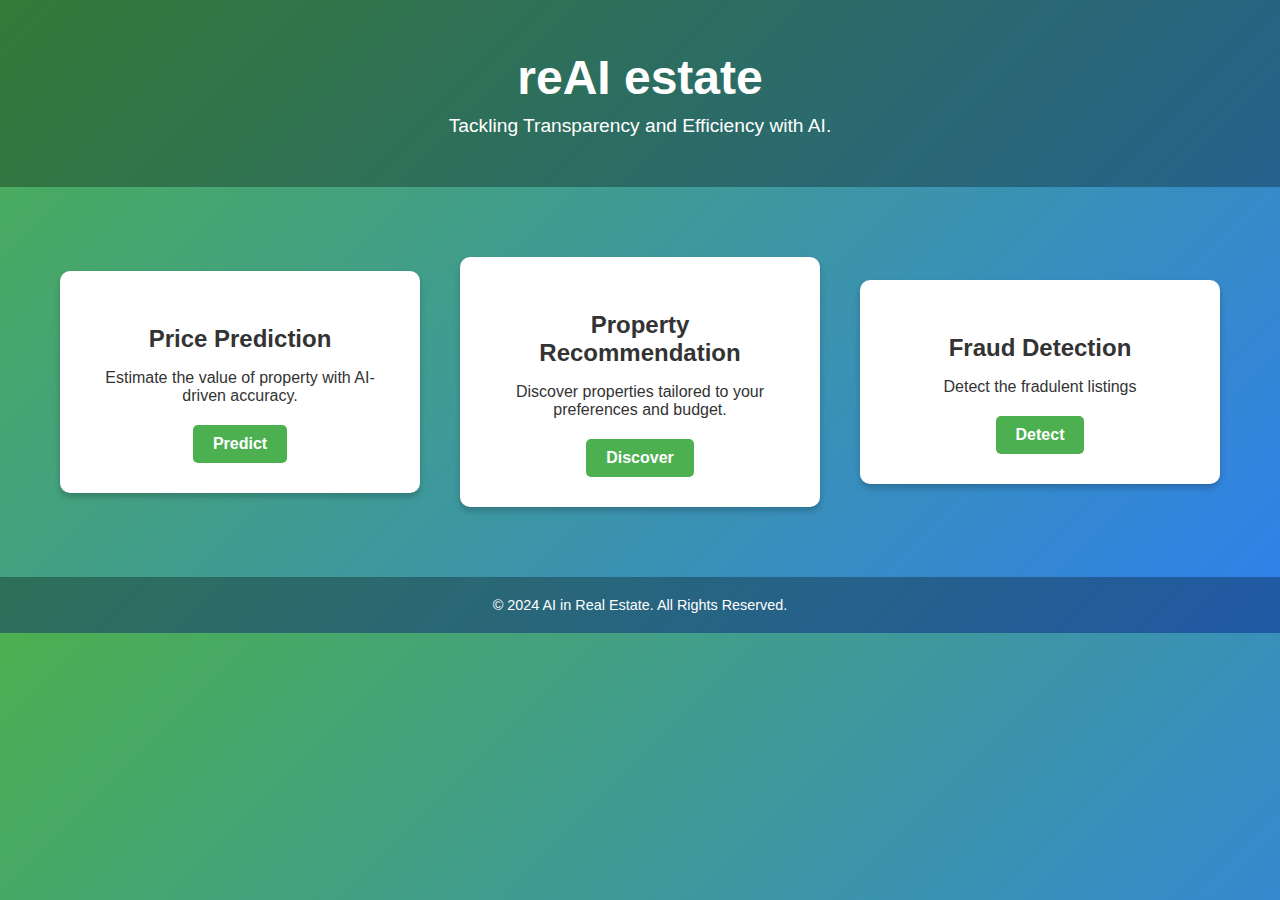
<file: index.html>
<!DOCTYPE html>
<html lang="en">
<head>
    <meta charset="UTF-8">
    <meta name="viewport" content="width=device-width, initial-scale=1.0">
    <title>reAI estate</title>
  
    <style>
        body {
            font-family: Arial, sans-serif;
            margin: 0;
            padding: 0;
            background: linear-gradient(135deg, #4CAF50, #2F80ED);
            color: white;
        }

        header {
            text-align: center;
            padding: 50px 20px;
            background: rgba(0, 0, 0, 0.3);
        }

        header h1 {
            font-size: 3rem;
            margin: 0;
            font-weight: bold;
        }

        header p {
            font-size: 1.2rem;
            margin: 10px 0 0;
        }

        .container {
            display: flex;
            justify-content: center;
            align-items: center;
            flex-wrap: wrap;
            padding: 50px 20px;
        }

        .option {
            background: white;
            color: #333;
            border-radius: 10px;
            box-shadow: 0 4px 6px rgba(0, 0, 0, 0.2);
            margin: 20px;
            text-align: center;
            padding: 30px;
            width: 300px;
            transition: transform 0.3s, box-shadow 0.3s;
        }

        .option:hover {
            transform: translateY(-10px);
            box-shadow: 0 6px 10px rgba(0, 0, 0, 0.3);
        }

        .option h3 {
            font-size: 1.5rem;
            margin-bottom: 15px;
        }

        .option p {
            font-size: 1rem;
            margin-bottom: 20px;
        }

        .option a {
            display: inline-block;
            padding: 10px 20px;
            background: #4CAF50;
            color: white;
            border-radius: 5px;
            text-decoration: none;
            font-weight: bold;
        }

        .option a:hover {
            background: #2F80ED;
        }

        footer {
            text-align: center;
            padding: 20px;
            background: rgba(0, 0, 0, 0.3);
        }

        footer p {
            margin: 0;
            font-size: 0.9rem;
        }
    </style>
</head>
<body>
    <header>
        <h1>reAI estate</h1>
        <p>Tackling Transparency and Efficiency with AI.</p>
    </header>

    <div class="container">
        <!-- Price Prediction -->
        <div class="option">
            <h3>Price Prediction</h3>
            <p>Estimate the value of property with AI-driven accuracy.</p>
            <a href="pricepredict.html">Predict</a>
        </div>

        <!-- Property Recommendation -->
        <div class="option">
            <h3>Property Recommendation</h3>
            <p>Discover properties tailored to your preferences and budget.</p>
            <a href="recomendation.html">Discover</a>
        </div>

        <!-- Get Property Insights -->
        <div class="option">
            <h3>Fraud Detection </h3>
            <p>Detect the fradulent listings</p>
            <a href="fraud.html">Detect</a>
        </div>
    </div>

    <footer>
        <p>&copy; 2024 AI in Real Estate. All Rights Reserved.</p>
    </footer>
</body>
</html>
</file>
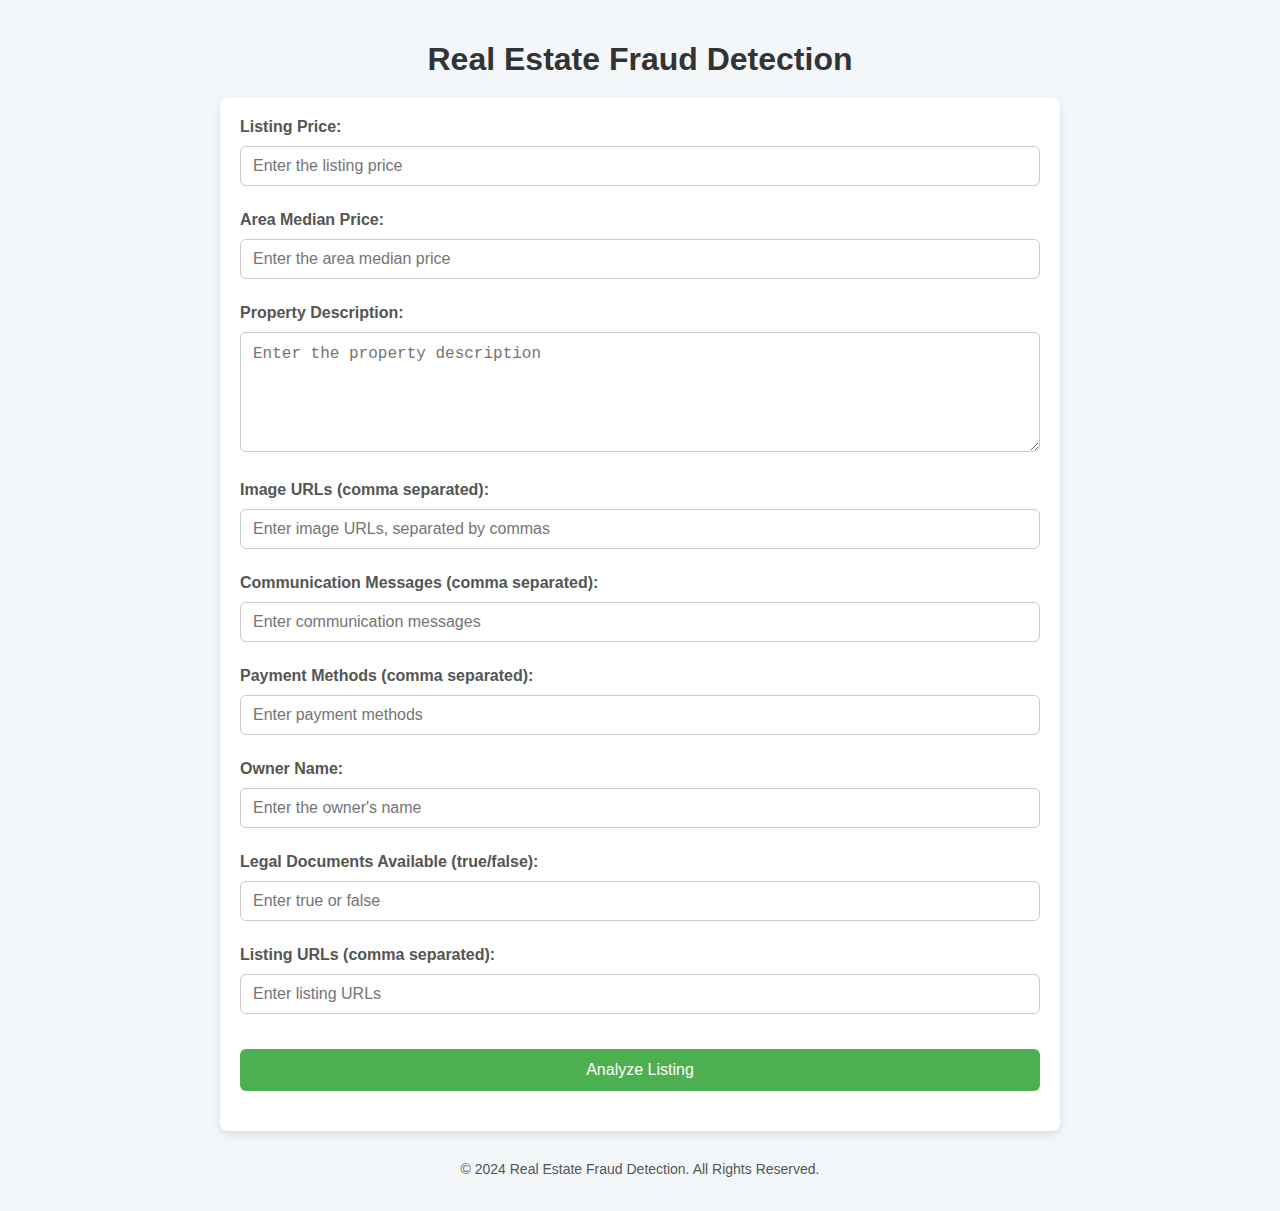
<file: fraud.html>
<!DOCTYPE html>
<html lang="en">
<head>
    <meta charset="UTF-8">
    <meta name="viewport" content="width=device-width, initial-scale=1.0">
    <title>Real Estate Fraud Detection</title>
    <style>
        body {
            font-family: 'Arial', sans-serif;
            background-color: #f4f7fa;
            margin: 0;
            padding: 20px;
        }
        h1 {
            text-align: center;
            color: #333;
            margin-bottom: 20px;
        }
        .container {
            max-width: 800px;
            margin: 0 auto;
            background-color: #fff;
            padding: 20px;
            border-radius: 8px;
            box-shadow: 0 4px 8px rgba(0, 0, 0, 0.1);
        }
        .warning {
            color: red;
            font-weight: bold;
            margin-top: 10px;
        }
        .result {
            margin-top: 20px;
        }
        input, textarea {
            width: 100%;
            padding: 12px;
            margin: 10px 0;
            border: 1px solid #ccc;
            border-radius: 6px;
            box-sizing: border-box;
            font-size: 16px;
        }
        input[type="number"], input[type="text"] {
            height: 40px;
        }
        textarea {
            min-height: 120px;
            resize: vertical;
        }
        label {
            font-weight: bold;
            font-size: 16px;
            color: #555;
        }
        button {
            padding: 12px 20px;
            background-color: #4CAF50;
            color: white;
            border: none;
            border-radius: 6px;
            font-size: 16px;
            cursor: pointer;
            width: 100%;
            margin-top: 10px;
        }
        button:hover {
            background-color: #45a049;
        }
        button:focus {
            outline: none;
        }
        .form-group {
            margin-bottom: 15px;
        }
        .form-group:last-child {
            margin-bottom: 0;
        }
        .result p {
            font-size: 16px;
            margin: 10px 0;
        }
        .footer {
            text-align: center;
            margin-top: 30px;
            color: #555;
            font-size: 14px;
        }
    </style>
</head>
<body>

    <h1>Real Estate Fraud Detection</h1>
    <div class="container">
        <form id="listing-form">
            <div class="form-group">
                <label for="price">Listing Price:</label>
                <input type="number" id="price" required placeholder="Enter the listing price">
            </div>

            <div class="form-group">
                <label for="area_median_price">Area Median Price:</label>
                <input type="number" id="area_median_price" required placeholder="Enter the area median price">
            </div>

            <div class="form-group">
                <label for="description">Property Description:</label>
                <textarea id="description" required placeholder="Enter the property description"></textarea>
            </div>

            <div class="form-group">
                <label for="images">Image URLs (comma separated):</label>
                <input type="text" id="images" required placeholder="Enter image URLs, separated by commas">
            </div>

            <div class="form-group">
                <label for="messages">Communication Messages (comma separated):</label>
                <input type="text" id="messages" required placeholder="Enter communication messages">
            </div>

            <div class="form-group">
                <label for="payment_methods">Payment Methods (comma separated):</label>
                <input type="text" id="payment_methods" required placeholder="Enter payment methods">
            </div>

            <div class="form-group">
                <label for="owner_name">Owner Name:</label>
                <input type="text" id="owner_name" required placeholder="Enter the owner's name">
            </div>

            <div class="form-group">
                <label for="legal_documents">Legal Documents Available (true/false):</label>
                <input type="text" id="legal_documents" required placeholder="Enter true or false">
            </div>

            <div class="form-group">
                <label for="listing_urls">Listing URLs (comma separated):</label>
                <input type="text" id="listing_urls" required placeholder="Enter listing URLs">
            </div>

            <button type="button" onclick="analyzeListing()">Analyze Listing</button>
        </form>

        <div id="result" class="result"></div>
    </div>

    <div class="footer">
        <p>&copy; 2024 Real Estate Fraud Detection. All Rights Reserved.</p>
    </div>

    <script>
        function checkUnrealisticPricing(listingPrice, areaMedianPrice) {
            return listingPrice < 0.7 * areaMedianPrice;
        }

        function checkHighReturnPromise(description) {
            const highReturnKeywords = ["guaranteed income", "high return", "100% return", "secure investment"];
            return highReturnKeywords.some(keyword => description.toLowerCase().includes(keyword.toLowerCase()));
        }

        function checkMissingPropertyDetails(details) {
            const requiredDetails = ['address', 'property_age', 'legal_ownership'];
            let missingDetails = requiredDetails.filter(detail => !details[detail]);
            return missingDetails;
        }

        function checkFakePhotos(imageUrls) {
            // Placeholder for image validation
            return imageUrls.filter(url => !isUniqueImage(url));
        }

        function isUniqueImage(imageUrl) {
            // Placeholder: assume images are unique
            return true;
        }

        function checkUnprofessionalCommunication(messages) {
            return messages.some(message => message.split(' ').length < 5 || /\b([a-zA-Z0-9]+)(\s*\1)+\b/.test(message));
        }

        function checkSuspiciousPaymentMethods(paymentMethods) {
            const suspiciousMethods = ["wire transfer", "cryptocurrency", "cash only"];
            return paymentMethods.some(method => suspiciousMethods.includes(method.toLowerCase()));
        }

        function checkPressureTactics(description) {
            const urgencyKeywords = ["act fast", "limited time", "urgent", "last chance"];
            return urgencyKeywords.some(keyword => description.toLowerCase().includes(keyword.toLowerCase()));
        }

        function checkDuplicatedListing(listingUrls) {
            return new Set(listingUrls).size < listingUrls.length;
        }

        function checkOwnershipVerification(ownerName, legalDocuments) {
            return !ownerName || !legalDocuments;
        }

        function analyzeListing() {
            // Collect input data
            const listingPrice = parseFloat(document.getElementById('price').value);
            const areaMedianPrice = parseFloat(document.getElementById('area_median_price').value);
            const description = document.getElementById('description').value;
            const images = document.getElementById('images').value.split(',');
            const messages = document.getElementById('messages').value.split(',');
            const paymentMethods = document.getElementById('payment_methods').value.split(',');
            const ownerName = document.getElementById('owner_name').value;
            const legalDocuments = document.getElementById('legal_documents').value === 'true';
            const listingUrls = document.getElementById('listing_urls').value.split(',');

            // Analyze listing
            let result = "";

            if (checkUnrealisticPricing(listingPrice, areaMedianPrice)) {
                result += "<p class='warning'>Warning: Unrealistic pricing detected.</p>";
            }

            if (checkHighReturnPromise(description)) {
                result += "<p class='warning'>Warning: High return promise detected.</p>";
            }

            const missingDetails = checkMissingPropertyDetails({ address: "", property_age: "", legal_ownership: "" });
            if (missingDetails.length) {
                result += `<p class='warning'>Warning: Missing details - ${missingDetails.join(", ")}</p>`;
            }

            const fakePhotos = checkFakePhotos(images);
            if (fakePhotos.length) {
                result += `<p class='warning'>Warning: Fake photos detected from the following URLs: ${fakePhotos.join(", ")}</p>`;
            }

            if (checkUnprofessionalCommunication(messages)) {
                result += "<p class='warning'>Warning: Unprofessional communication detected.</p>";
            }

            if (checkSuspiciousPaymentMethods(paymentMethods)) {
                result += "<p class='warning'>Warning: Suspicious payment methods detected.</p>";
            }

            if (checkPressureTactics(description)) {
                result += "<p class='warning'>Warning: Pressure tactics detected.</p>";
            }

            if (checkDuplicatedListing(listingUrls)) {
                result += "<p class='warning'>Warning: Duplicated listings detected.</p>";
            }

            if (checkOwnershipVerification(ownerName, legalDocuments)) {
                result += "<p class='warning'>Warning: Ownership verification or legal documents missing.</p>";
            }

            document.getElementById('result').innerHTML = result || "<p>No fraud detected.</p>";
        }
    </script>

</body>
</html>
</file>
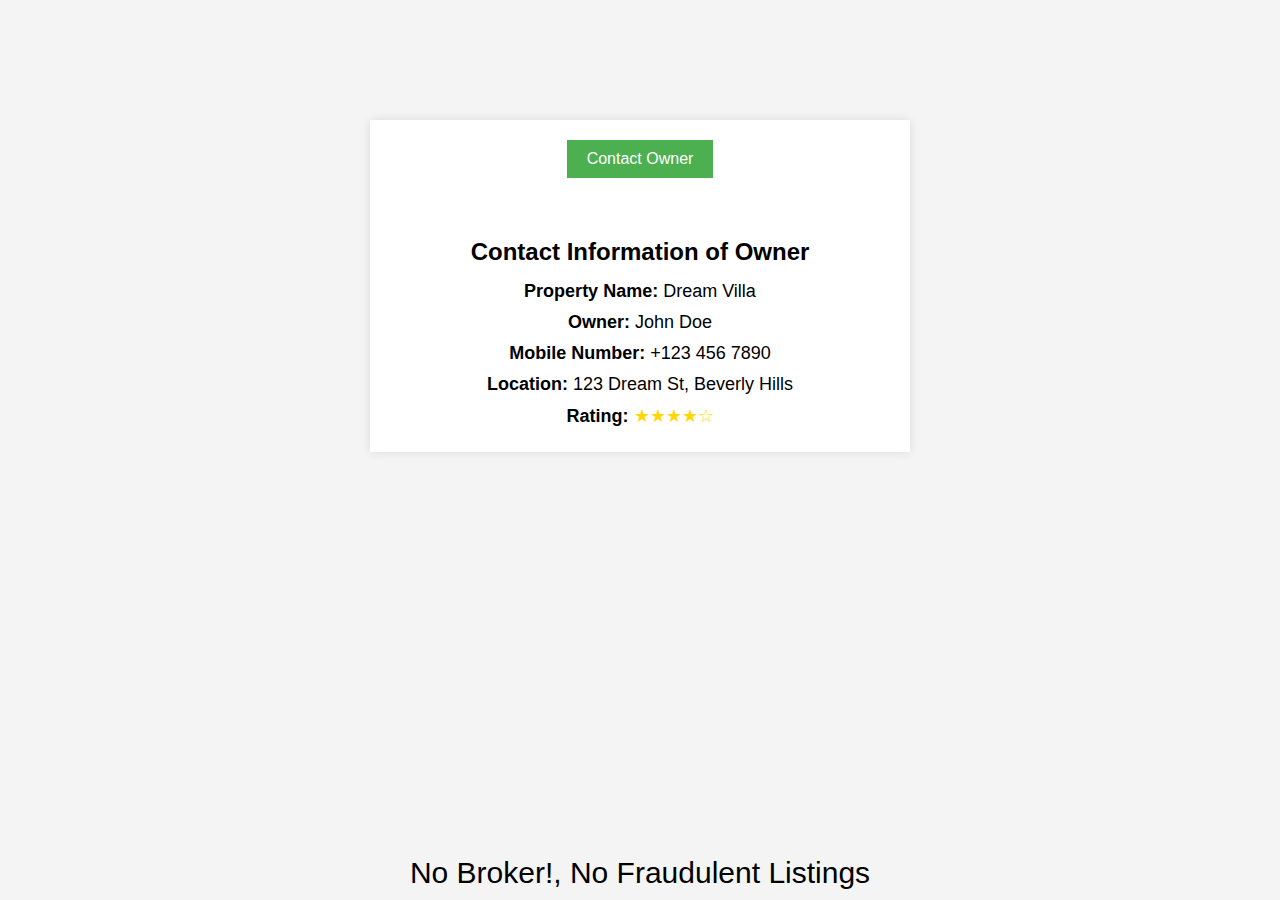
<file: ownerinfo.html>
<!DOCTYPE html>
<html lang="en">
<head>
  <meta charset="UTF-8">
  <meta name="viewport" content="width=device-width, initial-scale=1.0">
  <title>Contact Agent</title>
  <style>
    body {
      font-family: Arial, sans-serif;
      margin: 0;
      padding: 0;
      background-color: #f4f4f4;
      display: flex;
      justify-content: center; /* Horizontally centers the container */
      align-items: center; /* Vertically centers the container */
      flex-direction: column;
      min-height: 100vh; /* Ensures the body takes up full viewport height */
    }

    .container {
      width: 100%;
      max-width: 500px;
      padding: 20px;
      background-color: white;
      box-shadow: 0 0 10px rgba(0, 0, 0, 0.1);
      display: flex;
      flex-direction: column;
      align-items: center;
      justify-content: center;
      margin-top: 120px; /* Adds some space before footer */
    }

    .contact-agent {
      background-color: #4CAF50;
      color: white;
      padding: 10px 20px;
      border: none;
      font-size: 16px;
      cursor: pointer;
      display: block;
      width: 100%;
      text-align: center;
      margin-bottom: 20px;
    }

    section {
      display: flex;
      flex-direction: column;
      align-items: center; /* Centers content horizontally */
      justify-content: center; /* Centers content vertically */
      margin-top: 20px;
      text-align: center; /* Centers text */
    }

    section h2 {
      font-size: 24px;
      margin-bottom: 10px;
    }

    section p {
      font-size: 18px;
      margin: 5px 0;
    }

    .star-rating {
      color: gold;
      font-size: 18px;
    }

    .star-rating span {
      padding: 2px;
    }

    footer {
      width: 100%;
      text-align: center;
      padding: 10px;
     
      color: rgb(0, 0, 0);
      margin-top: auto; /* Pushes the footer to the bottom */
    }
  </style>
</head>
<body>

  <div class="container">
    <header>
      <button class="contact-agent" disabled>Contact Owner</button>
    </header>

    <section>
      <h2>Contact Information of Owner</h2>
      <p><strong>Property Name:</strong> Dream Villa</p>
      <p><strong>Owner:</strong> John Doe</p>
      <p><strong>Mobile Number:</strong> +123 456 7890</p>
      <p><strong>Location:</strong> 123 Dream St, Beverly Hills</p>
      <p><strong>Rating:</strong> <span class="star-rating">&#9733;&#9733;&#9733;&#9733;&#9734;</span></p>
    </section>
  </div>

  <footer style="font-size: 30px;">No Broker!, No Fraudulent Listings</footer>

</body>
</html>
</file>
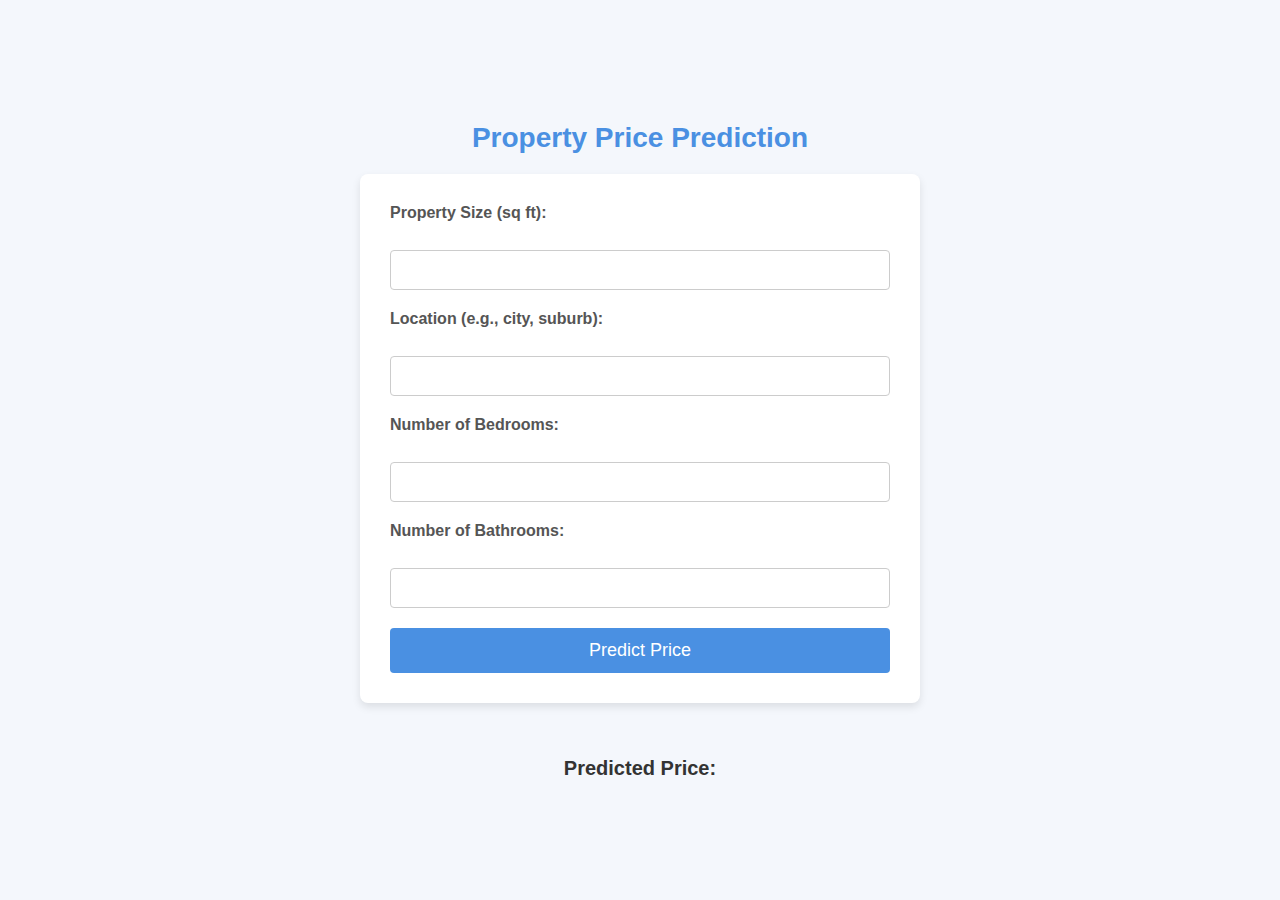
<file: pricepredict.html>
<!DOCTYPE html>
<html lang="en">
<head>
    <meta charset="UTF-8">
    <meta name="viewport" content="width=device-width, initial-scale=1.0">
    <title>Price Prediction</title>
    <link rel="Stylesheet" href="app.css">
</head>
<body>
    <h2>Property Price Prediction</h2>
    
    <form id="predictionForm" onsubmit="calculatePrice(event)">
        <label for="size">Property Size (sq ft):</label>
        <input type="number" id="size" name="size" required>
    
        <label for="location">Location (e.g., city, suburb):</label>
        <input type="text" id="location" name="location" required>
    
        <label for="bedrooms">Number of Bedrooms:</label>
        <input type="number" id="bedrooms" name="bedrooms" required>
    
        <label for="bathrooms">Number of Bathrooms:</label>
        <input type="number" id="bathrooms" name="bathrooms" required>
    
        <button type="submit">Predict Price</button>
    </form>

    <h3>Predicted Price: <span id="predictedPrice"></span></h3>

    <script src="app.js"></script>
</body>
</html>
</file>
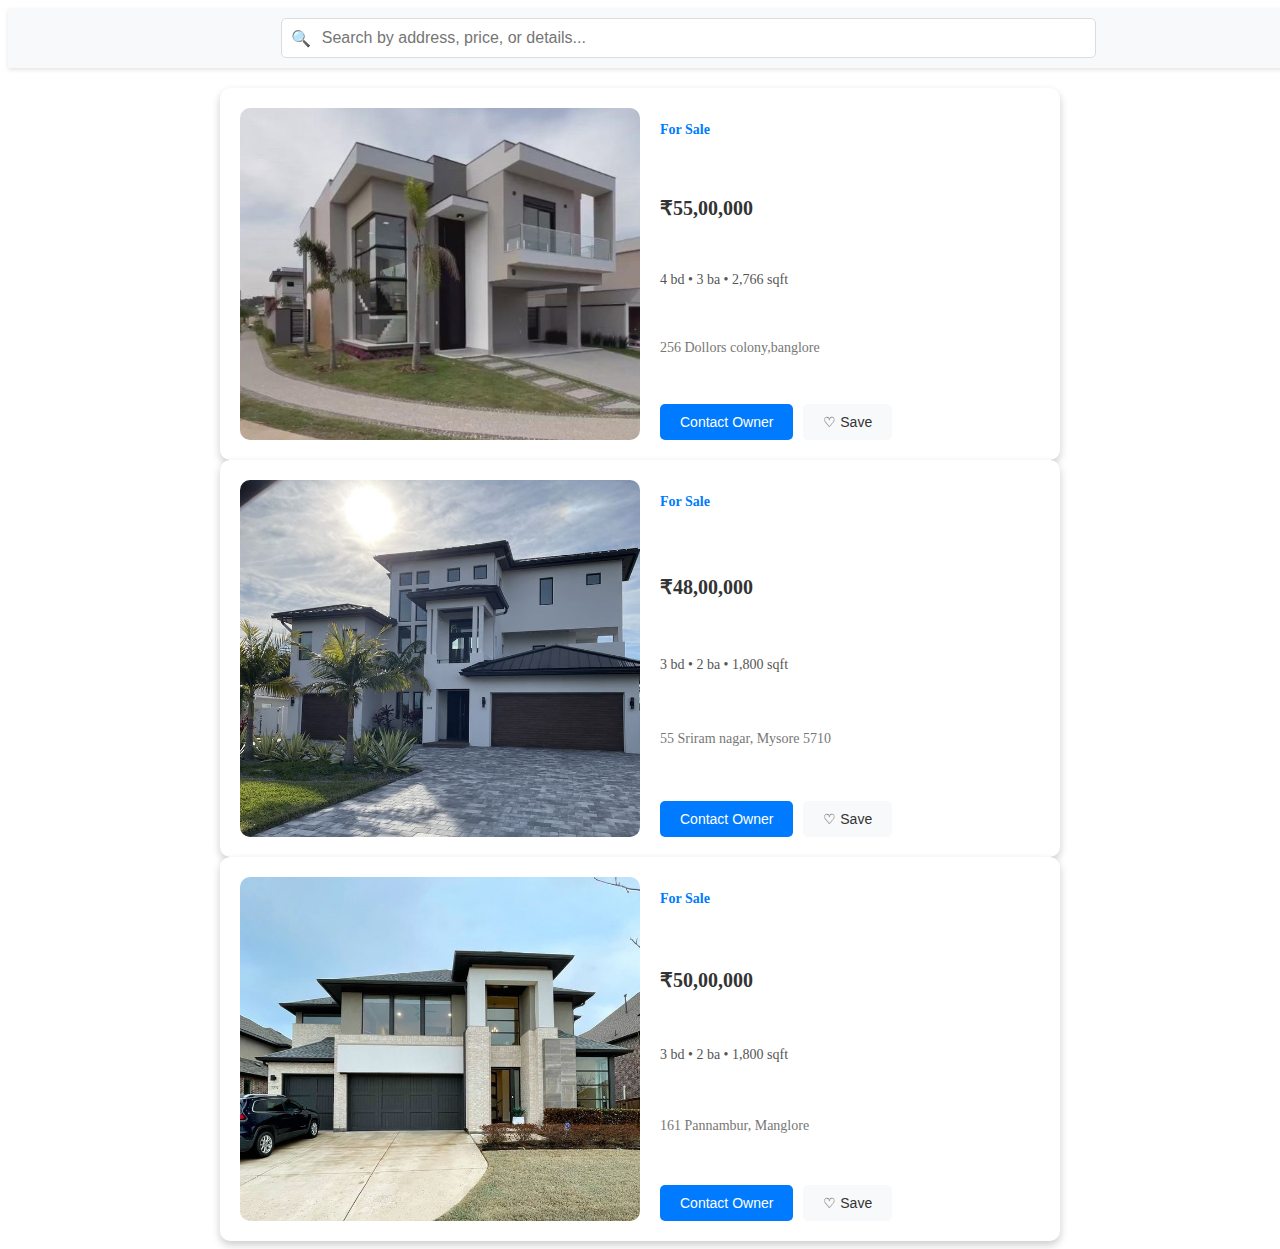
<file: recomendation.html>
<!DOCTYPE html>
<html lang="en">
<head>
    <meta charset="UTF-8">
    <meta name="viewport" content="width=device-width, initial-scale=1.0">
    <title>Property Recommendation</title>
    <link rel="stylesheet" href="recomendation.css">
</head>
<body>
    <!-- Search Bar -->
    <div class="search-container">
        <div class="search-bar">
            <span class="search-icon">🔍</span>
            <input 
                type="text" 
                id="search-input" 
                placeholder="Search by address, price, or details..." 
            />
        </div>
    </div>
    
    
    <!-- Property Cards -->
    <div class="property-list">
        <div class="property-card" data-details="For Sale $2278 4 bd 3 ba 2766 sqft 256 Harmony Dr Austin TX">
            <img src="pro1.jpg" alt="Property Image" class="property-image">
            <div class="property-details">
                <p class="status">For Sale</p>
                <h3 class="price">₹55,00,000</h3>
                <p class="details">4 bd • 3 ba • 2,766 sqft</p>
                <p class="address">256 Dollors colony,banglore</p>
                <div class="actions">
                    <a href="ownerinfo.html">
                        <button class="contact-agent">Contact Owner</button>
                      </a>
                      
                    <button class="save-property">♡ Save</button>
                </div>
            </div>
        </div>
        <div class="property-card" data-details="For Sale $1850 3 bd 2 ba 1800 sqft 123 Sunset Blvd Los Angeles CA">
            <img src="pro2.jpg" alt="Property Image" class="property-image">
            <div class="property-details">
                <p class="status">For Sale</p>
                <h3 class="price"> ₹48,00,000</h3>
                <p class="details">3 bd • 2 ba • 1,800 sqft</p>
                <p class="address">55 Sriram nagar, Mysore 5710</p>
                <div class="actions">
                    <button class="contact-agent">Contact Owner</button>
                    <button class="save-property">♡ Save</button>
                </div>
            </div>
        </div>
        <div class="property-card" data-details="For Sale $1850 3 bd 2 ba 1800 sqft 123 Sunset Blvd Los Angeles CA">
            <img src="pro3.jpg" alt="Property Image" class="property-image">
            <div class="property-details">
                <p class="status">For Sale</p>
                <h3 class="price"> ₹50,00,000</h3>
                <p class="details">3 bd • 2 ba • 1,800 sqft</p>
                <p class="address">161 Pannambur, Manglore</p>
                <div class="actions">
                    <button class="contact-agent">Contact Owner</button>
                    <button class="save-property">♡ Save</button>
                </div>
            </div>
        </div>
    </div>

    <script>
document.getElementById('search-input').addEventListener('input', function (event) {
    const query = event.target.value.toLowerCase(); // Get search query
    const propertyCards = document.querySelectorAll('.property-card'); // Get all property cards

    propertyCards.forEach((card) => {
        const details = card.getAttribute('data-details').toLowerCase(); // Get card details
        const visibleText = card.innerText.toLowerCase(); // Get visible text inside the card
        if (details.includes(query) || visibleText.includes(query)) {
            card.style.display = 'flex'; // Show matching card
        } else {
            card.style.display = 'none'; // Hide non-matching card
        }
    });
});


    </script>
  
</body>
</html>
</file>
<file: app.css>
/* General Page Styles */
body {
    font-family: 'Arial', sans-serif;
    background-color: #f4f7fc;
    margin: 0;
    padding: 0;
    display: flex;
    justify-content: center;
    align-items: center;
    height: 100vh;
    color: #333;
    flex-direction: column; /* Make sure everything stacks vertically */
}

/* Header Styles */
h2 {
    color: #4a90e2;
    text-align: center;
    font-size: 28px;
    margin-bottom: 20px;
}

/* Form Styles */
form {
    background-color: #ffffff;
    padding: 30px;
    border-radius: 8px;
    box-shadow: 0 4px 8px rgba(0, 0, 0, 0.1);
    width: 100%;
    max-width: 500px;
    display: flex;
    flex-direction: column;
    gap: 20px;
    margin-bottom: 30px; /* Add space between form and predicted price section */
}

/* Label Styles */
label {
    font-size: 16px;
    font-weight: 600;
    margin-bottom: 8px;
    color: #555;
}

/* Input Styles */
input {
    padding: 10px;
    border: 1px solid #ccc;
    border-radius: 4px;
    font-size: 16px;
    width: 100%;
    box-sizing: border-box;
}

input:focus {
    border-color: #4a90e2;
    outline: none;
}

/* Button Styles */
button {
    background-color: #4a90e2;
    color: white;
    padding: 12px;
    font-size: 18px;
    border: none;
    border-radius: 4px;
    cursor: pointer;
    transition: background-color 0.3s ease;
    width: 100%;
}

button:hover {
    background-color: #357ab7;
}

/* Predicted Price Styles */
h3 {
    text-align: center;
    font-size: 20px;
    margin-top: 20px;
}

#predictedPrice {
    font-size: 24px;
    font-weight: bold;
    color: #28a745;
    text-align: center; /* Ensure the price is centered */
}

/* Additional Information Section */
.additional-info {
    background-color: #f1f8fc;
    border-radius: 8px;
    padding: 15px;
    margin-top: 30px;
    text-align: center;
    font-size: 18px;
    color: #555;
    border: 1px solid #e0e0e0;
    width: 100%;
    max-width: 500px; /* Ensure it matches the form width */
    margin-bottom: 30px; /* Space below the additional info */
}

.additional-info h4 {
    font-size: 22px;
    font-weight: 600;
    color: #4a90e2;
    margin-bottom: 10px;
}

.additional-info p {
    font-size: 16px;
    color: #777;
}

.additional-info button {
    background-color: #28a745;
    color: white;
    padding: 10px 20px;
    border: none;
    border-radius: 4px;
    cursor: pointer;
    margin-top: 10px;
    font-size: 16px;
}

.additional-info button:hover {
    background-color: #218838;
}
</file>
<file: recomendation.css>
.property-card {
    width: 800px; /* Increased card width */
    background: #fff;
    border-radius: 10px;
    box-shadow: 0 4px 8px rgba(0, 0, 0, 0.2);
    overflow: hidden;
    font-size: 14px;
    display: flex; /* Flexbox layout */
    flex-direction: row; /* Align content in a row */
    gap: 20px; /* Add spacing between image and content */
    padding: 20px;
    margin: auto; /* Center the card */
}

.property-image {
    width: 50%; /* Image takes up half the card */
    height: auto;
    object-fit: cover; /* Ensure proper scaling */
    border-radius: 10px;
}

.property-details {
    flex: 1; /* Fill the remaining space */
    display: flex;
    flex-direction: column; /* Stack details vertically */
    justify-content: space-between; /* Evenly space details and actions */
}

.property-details .status {
    font-size: 14px;
    color: #007bff; /* Blue color for status */
    font-weight: bold;
    margin-bottom: 10px;
}

.property-details .price {
    font-size: 20px;
    color: #333;
    font-weight: bold;
    margin-bottom: 10px;
}

.property-details .details {
    font-size: 14px;
    color: #555;
    margin-bottom: 10px;
}

.property-details .address {
    font-size: 14px;
    color: #777;
    margin-bottom: 20px;
}

.actions {
    display: flex;
    gap: 10px; /* Add spacing between buttons */
}

.actions button {
    padding: 10px 20px;
    border: none;
    border-radius: 5px;
    cursor: pointer;
    font-size: 14px;
}

.contact-agent {
    background-color: #007bff; /* Blue button */
    color: #fff;
}

.save-property {
    background-color: #f8f9fa; /* Light gray button */
    color: #333;
    border: 1px solid #ddd;
}
.search-container {
    width: 100%;
    padding: 10px 20px;
    background-color: #f8f9fa;
    box-shadow: 0 2px 4px rgba(0, 0, 0, 0.1);
    margin-bottom: 20px;
    display: flex;
    justify-content: center;
}

.search-bar {
    position: relative;
    width: 60%;
}

#search-input {
    width: 100%;
    padding: 10px 15px 10px 40px; /* Extra left padding to fit the icon */
    font-size: 16px;
    border: 1px solid #ddd;
    border-radius: 5px;
    outline: none;
    transition: box-shadow 0.3s;
}

.search-icon {
    position: absolute;
    top: 50%;
    left: 10px;
    transform: translateY(-50%);
    font-size: 16px;
    color: #888;
}
</file>
